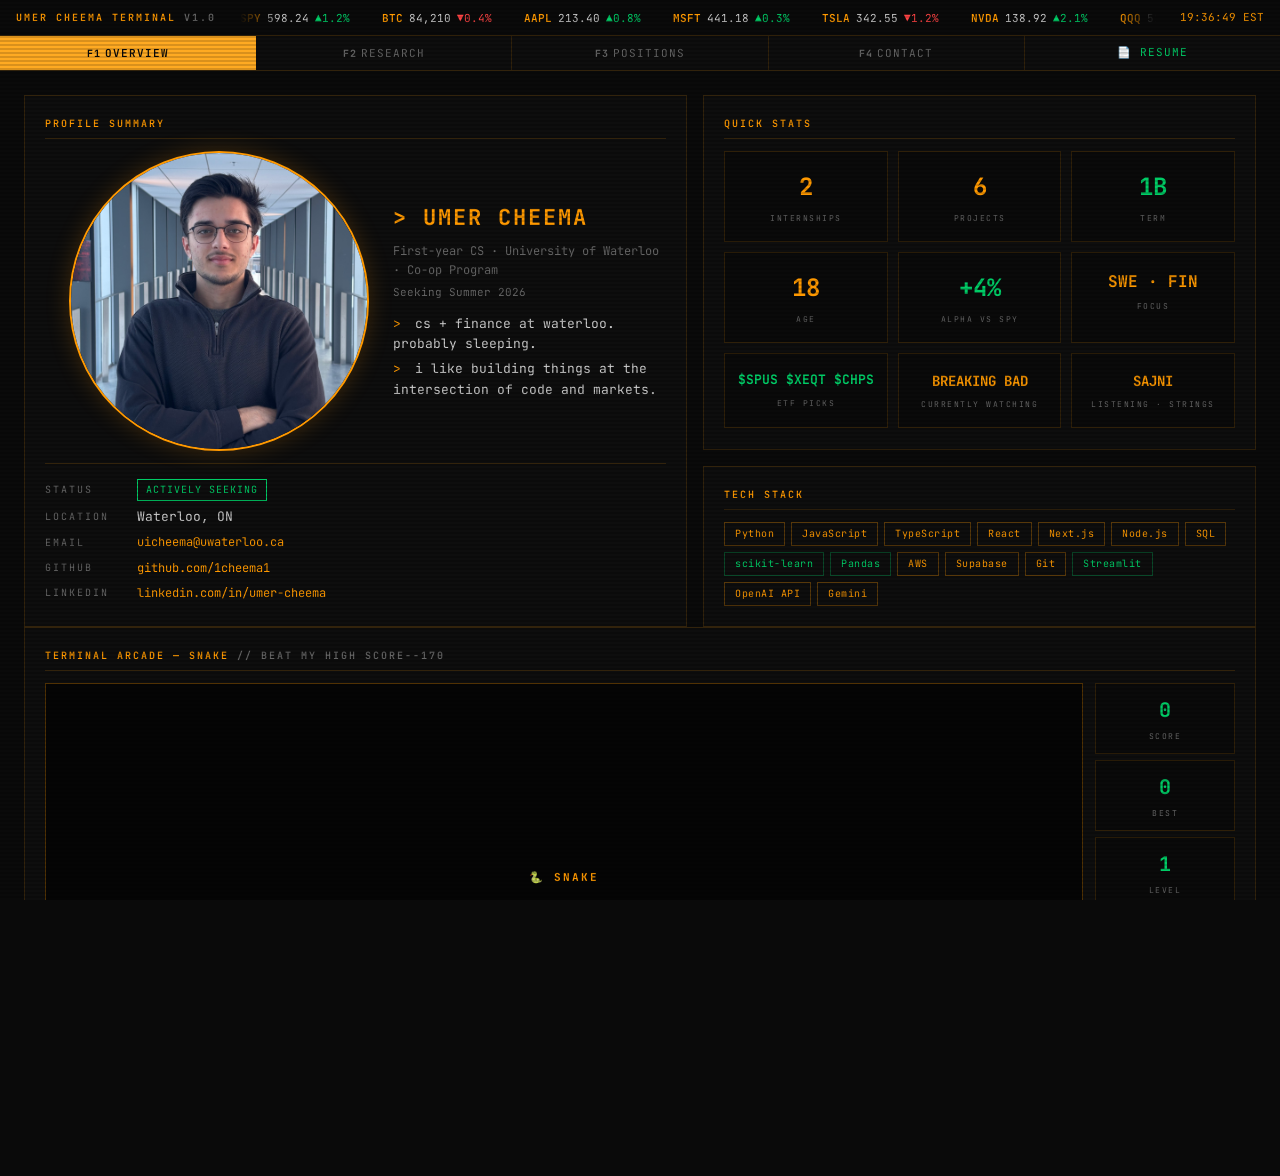
<file: old/index.html>
<!DOCTYPE html>
<html lang="en">
<head>
<meta charset="UTF-8">
<meta name="viewport" content="width=device-width,initial-scale=1.0">
<title>Umer Cheema | Portfolio</title>
<link href="https://fonts.googleapis.com/css2?family=JetBrains+Mono:wght@300;400;500;600;700&display=swap" rel="stylesheet">
<style>
*{margin:0;padding:0;box-sizing:border-box;}
:root{
  --bg:#0a0a0a;--bg2:#0e0e0e;--bg3:#141414;
  --amber:#ff9900;--amber-dim:rgba(255,153,0,0.3);--amber-faint:rgba(255,153,0,0.08);
  --green:#00cc66;--green-dim:rgba(0,204,102,0.3);
  --red:#ff4444;--red-dim:rgba(255,68,68,0.3);
  --text:#cccccc;--text-dim:#666666;
  --border:rgba(255,153,0,0.15);
  --font:'JetBrains Mono',monospace;
}
html,body{height:100%;background:var(--bg);color:var(--text);font-family:var(--font);font-size:13px;line-height:1.6;overflow-x:hidden;}

/* Scanlines */
body::after{content:'';position:fixed;inset:0;z-index:9999;pointer-events:none;
  background:repeating-linear-gradient(0deg,transparent,transparent 2px,rgba(0,0,0,0.15) 2px,rgba(0,0,0,0.15) 4px);
}

/* Scrollbar */
::-webkit-scrollbar{width:6px;}
::-webkit-scrollbar-track{background:var(--bg);}
::-webkit-scrollbar-thumb{background:var(--amber-dim);border-radius:0;}

/* ── BOOT SEQUENCE ── */
#boot-screen{position:fixed;inset:0;z-index:10000;background:var(--bg);display:flex;flex-direction:row;align-items:center;justify-content:center;padding:10% 8%;gap:60px;transition:opacity 0.4s ease;}
#boot-screen.hidden{opacity:0;pointer-events:none;}
#boot-log{font-size:11px;color:var(--green);line-height:1.8;flex-shrink:0;}
#boot-log .line{opacity:0;transform:translateY(4px);transition:all 0.25s ease;}
#boot-log .line.show{opacity:1;transform:translateY(0);}
#boot-graph{flex:1;max-width:420px;min-width:200px;height:220px;position:relative;opacity:0;transition:opacity 0.5s ease 0.2s;}
#boot-graph.show{opacity:1;}
#boot-graph svg{width:100%;height:100%;}
#boot-graph .graph-line{stroke:var(--green);stroke-width:2;fill:none;stroke-linecap:round;stroke-linejoin:round;}
#boot-graph .graph-fill{fill:url(#bootGrad);opacity:0.15;}
#boot-graph .graph-grid line{stroke:var(--border);stroke-width:0.5;opacity:0.3;}
#boot-graph .graph-label{font-size:9px;fill:var(--green);opacity:0.5;font-family:'JetBrains Mono',monospace;}
#boot-graph .graph-title{font-size:10px;fill:var(--amber);font-family:'JetBrains Mono',monospace;letter-spacing:1px;}
#boot-graph .graph-axis{stroke:var(--green);stroke-width:0.5;opacity:0.3;}
@media(max-width:768px){
  #boot-screen{flex-direction:column;gap:24px;padding:10% 10%;}
  #boot-graph{max-width:100%;height:160px;}
}

/* ── LAYOUT ── */
#app{display:none;flex-direction:column;min-height:100vh;}
#app.booted{display:flex;}

/* ── HEADER ── */
#header{display:flex;align-items:center;justify-content:space-between;padding:8px 16px;border-bottom:1px solid var(--border);background:var(--bg);position:sticky;top:0;z-index:100;min-height:36px;flex-shrink:0;}
#header .brand{font-size:10px;letter-spacing:2px;color:var(--amber);text-transform:uppercase;white-space:nowrap;font-weight:600;}
#ticker-wrap{flex:1;overflow:hidden;margin:0 24px;position:relative;height:16px;}
#ticker-wrap::before,#ticker-wrap::after{content:'';position:absolute;top:0;bottom:0;width:40px;z-index:2;}
#ticker-wrap::before{left:0;background:linear-gradient(90deg,var(--bg),transparent);}
#ticker-wrap::after{right:0;background:linear-gradient(270deg,var(--bg),transparent);}
#ticker{display:flex;gap:32px;animation:tickerScroll 18s linear infinite;white-space:nowrap;font-size:11px;position:absolute;top:0;}
@keyframes tickerScroll{0%{transform:translateX(0);}100%{transform:translateX(-50%);}}
.tick-item{display:inline-flex;gap:6px;align-items:center;}
.tick-sym{color:var(--amber);font-weight:600;}
.tick-price{color:var(--text);}
.tick-up{color:var(--green);}
.tick-down{color:var(--red);}
.tick-special{color:var(--amber);font-weight:600;letter-spacing:1px;}
#clock{font-size:11px;color:var(--amber);white-space:nowrap;font-variant-numeric:tabular-nums;}

/* ── NAV ── */
#nav{display:flex;border-bottom:1px solid var(--border);background:var(--bg2);flex-shrink:0;}
.nav-btn{flex:1;padding:8px 12px;text-align:center;font-family:var(--font);font-size:11px;letter-spacing:1px;color:var(--text-dim);background:transparent;border:none;border-right:1px solid var(--border);cursor:pointer;transition:all 0.15s ease;text-transform:uppercase;}
.nav-btn:last-child{border-right:none;}
.nav-btn:hover{color:var(--text);background:var(--amber-faint);}
.nav-btn.active{color:var(--bg);background:#ffaa22;font-weight:600;}
.nav-btn .key{font-weight:700;margin-right:4px;font-size:10px;}

/* ── MAIN ── */
#main{flex:1;padding:24px;overflow-y:auto;display:flex;flex-direction:column;}
.panel{display:none;}
.panel.active{display:flex;flex-direction:column;flex:1;animation:panelIn 0.15s ease;}
@keyframes panelIn{0%{opacity:0;}100%{opacity:1;}}

/* ── PANELS GRID ── */
.panel-grid{display:grid;grid-template-columns:1.2fr 1fr;gap:16px;}
.panel-box{border:1px solid var(--border);padding:20px;background:var(--bg2);position:relative;}
.panel-box .box-title{font-size:10px;letter-spacing:2px;color:var(--amber);text-transform:uppercase;margin-bottom:12px;padding-bottom:6px;border-bottom:1px solid var(--border);font-weight:600;}
.panel-box.full{grid-column:1/-1;}

/* ── TEXT STYLES ── */
.h1{font-size:22px;font-weight:700;color:var(--amber);letter-spacing:2px;}
.h2{font-size:14px;font-weight:600;color:var(--amber);letter-spacing:1px;margin:16px 0 8px;}
.h3{font-size:12px;font-weight:600;color:var(--amber);letter-spacing:1px;margin:12px 0 6px;}
.dim{color:var(--text-dim);}
.amber{color:var(--amber);}
.green{color:var(--green);}
.red{color:var(--red);}
.tag{display:inline-block;border:1px solid var(--amber-dim);color:var(--amber);font-size:10px;padding:1px 6px;margin:2px 2px;letter-spacing:0.5px;}
.tag.green-tag{border-color:var(--green-dim);color:var(--green);}
.sep{border:none;border-top:1px solid var(--border);margin:12px 0;}
.label{font-size:10px;letter-spacing:2px;color:var(--text-dim);text-transform:uppercase;}
.blink{animation:blink 1s step-end infinite;}
@keyframes blink{0%,100%{opacity:1;}50%{opacity:0;}}
.status-badge{display:inline-block;border:1px solid var(--green);color:var(--green);font-size:10px;padding:2px 8px;letter-spacing:1px;animation:statusPulse 2s ease-in-out infinite;}
@keyframes statusPulse{0%,100%{border-color:var(--green);box-shadow:0 0 0 rgba(0,204,102,0);}50%{border-color:var(--green);box-shadow:0 0 8px rgba(0,204,102,0.15);}}




/* ── OVERVIEW ── */
.profile-header{display:flex;align-items:center;gap:24px;margin-bottom:12px;}
.profile-photo-wrap{position:relative;flex-shrink:0;z-index:10000;margin-left:24px;}
.profile-photo-wrap::before{content:'';position:absolute;inset:-16px;border-radius:50%;background:radial-gradient(circle,rgba(255,153,0,0.12) 0%,transparent 70%);z-index:0;}
.profile-photo{width:300px;height:300px;border-radius:50%;border:2px solid var(--amber);object-fit:cover;box-shadow:0 0 24px rgba(255,153,0,0.2);display:block;position:relative;z-index:10001;}
.profile-info{flex:1;padding-top:4px;}
.bio-line{margin:4px 0;font-size:13px;}
.bio-line .prompt{color:var(--amber);margin-right:6px;}
.stat-row{display:flex;justify-content:space-between;padding:4px 0;border-bottom:1px solid rgba(255,255,255,0.03);}
.stat-row:last-child{border:none;}
.stat-label{color:var(--text-dim);font-size:11px;letter-spacing:1px;}
.stat-val{font-weight:600;font-size:12px;}
.stat-val.up{color:var(--green);}
.stat-val.down{color:var(--red);}

/* Quick Stats Grid */
.quick-stats{display:grid;grid-template-columns:1fr 1fr 1fr;gap:10px;margin-top:12px;}
.qs-cell{border:1px solid var(--border);padding:16px 12px;text-align:center;background:var(--bg);}
.qs-val{font-size:24px;font-weight:700;color:var(--amber);margin-bottom:6px;}
.qs-label{font-size:8px;letter-spacing:1.5px;color:var(--text-dim);text-transform:uppercase;}

/* Tech Stack Pills */
.tech-pills{display:flex;flex-wrap:wrap;gap:6px;margin-top:8px;}
.tech-pill{border:1px solid var(--amber-dim);color:var(--amber);font-size:10px;padding:3px 10px;letter-spacing:0.5px;transition:all 0.15s;}
.tech-pill:hover{background:var(--amber);color:var(--bg);}
.tech-pill.green-pill{border-color:var(--green-dim);color:var(--green);}
.tech-pill.green-pill:hover{background:var(--green);color:var(--bg);}

/* ── SNAKE GAME ── */
#snake-box{margin-top:0;}
#snake-wrap{display:flex;align-items:flex-start;gap:12px;margin-top:6px;}
#snake-canvas-wrap{position:relative;border:1px solid var(--amber-dim);background:#050505;flex:1;line-height:0;}
#snake-canvas{display:block;width:100%;height:auto;}
#snake-overlay{position:absolute;inset:0;display:flex;flex-direction:column;align-items:center;justify-content:center;background:#050505;z-index:2;transition:opacity 0.2s;gap:0;line-height:normal;}
#snake-overlay.hidden{opacity:0;pointer-events:none;}
#snake-overlay .snake-prompt{color:var(--amber);font-size:11px;font-weight:700;letter-spacing:2px;margin-bottom:8px;}
#snake-overlay .snake-sub{color:var(--text-dim);font-size:9px;letter-spacing:1px;margin-top:8px;}
#snake-overlay .snake-score-final{color:var(--green);font-size:14px;font-weight:700;}
#snake-info{display:flex;flex-direction:column;gap:6px;font-size:10px;color:var(--text-dim);letter-spacing:0.5px;width:140px;flex-shrink:0;}
#snake-info .snake-stat{border:1px solid var(--border);padding:10px;text-align:center;background:var(--bg);}
#snake-info .snake-stat-val{font-size:20px;font-weight:700;color:var(--green);margin-bottom:4px;}
#snake-info .snake-stat-label{font-size:8px;letter-spacing:1.5px;color:var(--text-dim);text-transform:uppercase;}
#snake-info .snake-controls{border:1px solid var(--border);padding:8px 10px;background:var(--bg);line-height:1.8;font-size:9px;}
#snake-info .snake-key{display:inline-block;border:1px solid var(--amber-dim);color:var(--amber);padding:1px 6px;font-size:9px;margin:0 2px;font-family:'JetBrains Mono',monospace;}
@media(max-width:768px){
  #snake-wrap{flex-direction:column;align-items:center;}
  #snake-info{flex-direction:row;flex-wrap:wrap;justify-content:center;}
}

/* ── RESEARCH ── */
.two-col{display:grid;grid-template-columns:1fr 1fr;gap:16px;}
.three-col{display:grid;grid-template-columns:1fr 1fr 1fr;gap:12px;}
.dashed-box{border:1px dashed var(--amber-dim);padding:18px;background:var(--bg);margin:8px 0;}
.dashed-box .dashed-title{font-size:10px;letter-spacing:2px;color:var(--amber);text-transform:uppercase;margin-bottom:10px;font-weight:600;}
.dashed-box p,.dashed-box li{font-size:12px;color:var(--text);line-height:1.7;margin:4px 0;}
.dashed-box ul{padding-left:16px;}

/* ── POSITIONS ── */
.pos-table{width:100%;border-collapse:collapse;}
.pos-table th{text-align:left;font-size:10px;letter-spacing:1px;color:var(--text-dim);padding:6px 8px;border-bottom:1px solid var(--border);text-transform:uppercase;font-weight:400;}
.pos-table td{padding:8px;border-bottom:1px solid rgba(255,255,255,0.02);font-size:12px;vertical-align:top;}
.pos-table tr:hover td{background:rgba(255,153,0,0.08);}
.pos-sym{color:var(--amber);font-weight:601;letter-spacing:0.5px;}
.pos-desc{color:var(--text-dim);}
.pos-stack{color:var(--text-dim);font-size:11px;}
.view-btn{color:var(--amber);font-family:var(--font);font-size:11px;cursor:pointer;background:none;border:1px solid var(--amber-dim);padding:2px 8px;transition:all 0.15s;white-space:nowrap;}
.view-btn:hover{background:var(--amber);color:#ffffff;border-color:#ffbb44;}

/* ── CONTACT ── */
.contact-row{display:flex;align-items:center;gap:12px;padding:8px 0;border-bottom:1px solid rgba(255,255,255,0.03);}
.contact-label{width:100px;font-size:10px;letter-spacing:2px;color:var(--text-dim);text-transform:uppercase;}
.contact-val{color:var(--amber);flex:1;}
.contact-val a{color:var(--amber);text-decoration:none;}
.contact-val a:hover{text-decoration:underline;}
.contact-action{margin-left:auto;}
.copy-btn,.open-btn{font-family:var(--font);font-size:10px;letter-spacing:1px;padding:3px 10px;cursor:pointer;border:1px solid var(--amber-dim);color:var(--amber);background:transparent;transition:all 0.15s;text-transform:uppercase;}
.copy-btn:hover,.open-btn:hover{background:var(--amber);color:var(--bg);}
.copy-btn.copied{border-color:var(--green);color:var(--green);}
#msg-area{width:100%;background:var(--bg);border:1px solid var(--border);color:var(--text);font-family:var(--font);font-size:12px;padding:12px;resize:vertical;min-height:120px;outline:none;margin-top:8px;}
#msg-area:focus{border-color:var(--amber);}
#send-btn{margin-top:8px;font-family:var(--font);font-size:11px;letter-spacing:1px;padding:8px 24px;background:transparent;border:1px solid var(--amber);color:var(--amber);cursor:pointer;text-transform:uppercase;transition:all 0.15s;}
#send-btn:hover{background:var(--amber);color:var(--bg);}

/* ── MODAL ── */
#modal-overlay{position:fixed;inset:0;z-index:5000;background:rgba(0,0,0,0.85);display:none;align-items:center;justify-content:center;backdrop-filter:blur(2px);}
#modal-overlay.open{display:flex;}
#modal{background:var(--bg);border:1px solid var(--amber-dim);max-width:680px;width:94%;max-height:80vh;overflow-y:auto;position:relative;transform:scale(0.95);opacity:0;transition:transform 0.15s ease,opacity 0.15s ease;}
#modal-overlay.open #modal{transform:scale(1);opacity:1;}
#modal-header{display:flex;justify-content:space-between;align-items:center;padding:12px 16px;border-bottom:1px solid var(--border);background:var(--bg2);}
#modal-header .modal-title{font-size:11px;letter-spacing:2px;color:var(--amber);text-transform:uppercase;font-weight:600;}
#modal-close{background:none;border:1px solid var(--amber-dim);color:var(--amber);font-family:var(--font);font-size:11px;padding:2px 8px;cursor:pointer;transition:all 0.15s;}
#modal-close:hover{background:var(--amber);color:var(--bg);}
#modal-body{padding:16px;}
#modal-body p{margin:8px 0;font-size:12px;line-height:1.7;}
#modal-body .modal-stat{display:flex;justify-content:space-between;padding:4px 0;font-size:11px;}
#modal-body a{color:var(--amber);text-decoration:none;}
#modal-body a:hover{text-decoration:underline;}
#modal-body ul{padding-left:16px;margin:8px 0;}
#modal-body li{margin:4px 0;font-size:12px;color:var(--text);line-height:1.6;}

/* ── FOOTER ── */
#footer{padding:8px 16px;border-top:1px solid var(--border);font-size:9px;letter-spacing:2px;color:var(--text-dim);text-align:center;text-transform:uppercase;flex-shrink:0;}

/* ── MOBILE ── */
@media(max-width:768px){
  .panel-grid{grid-template-columns:1fr;}
  #ticker-wrap{display:none;}
  #header .brand{font-size:9px;}
  .nav-btn{font-size:9px;padding:6px 4px;}
  .nav-btn .key{display:none;}
  .h1{font-size:18px;}
  #main{padding:10px;}
  .pos-table td,.pos-table th{padding:6px 4px;font-size:10px;}
  .two-col{grid-template-columns:1fr;}
  .three-col{grid-template-columns:1fr;}
  .quick-stats{grid-template-columns:1fr 1fr;}
  .profile-photo{width:200px;height:200px;}
  .profile-header{flex-direction:column;align-items:center;text-align:center;}
}
</style>
</head>
<body>

<!-- ══ BOOT SCREEN ══ -->
<div id="boot-screen">
  <div id="boot-log">
    <div class="line">[SYS] Initializing UMER CHEEMA TERMINAL v1.0...</div>
    <div class="line">[MEM] Allocating display buffer.......... OK</div>
    <div class="line">[NET] Connecting to market data feed...... OK</div>
    <div class="line">[GPU] Rendering engine initialized........ OK</div>
    <div class="line">[DAT] Loading portfolio positions......... OK</div>
    <div class="line">[DAT] Loading research coverage........... OK</div>
    <div class="line">[SEC] Authentication bypassed............. OK</div>
    <div class="line">[SYS] All systems operational. Welcome.</div>
    <div class="line" style="margin-top:8px;color:var(--amber);font-weight:600;">TERMINAL READY_<span class="blink">█</span></div>
  </div>
  <div id="boot-graph">
    <svg viewBox="0 0 400 200" preserveAspectRatio="none">
      <defs>
        <linearGradient id="bootGrad" x1="0" y1="0" x2="0" y2="1">
          <stop offset="0%" stop-color="#00cc66" stop-opacity="0.4"/>
          <stop offset="100%" stop-color="#00cc66" stop-opacity="0"/>
        </linearGradient>
      </defs>
      <!-- Grid lines -->
      <g class="graph-grid">
        <line x1="0" y1="40" x2="400" y2="40"/>
        <line x1="0" y1="80" x2="400" y2="80"/>
        <line x1="0" y1="120" x2="400" y2="120"/>
        <line x1="0" y1="160" x2="400" y2="160"/>
        <line x1="80" y1="0" x2="80" y2="200"/>
        <line x1="160" y1="0" x2="160" y2="200"/>
        <line x1="240" y1="0" x2="240" y2="200"/>
        <line x1="320" y1="0" x2="320" y2="200"/>
      </g>
      <!-- Labels -->
      <text class="graph-title" x="200" y="16" text-anchor="middle">PORTFOLIO INDEX</text>
      <text class="graph-label" x="396" y="196" text-anchor="end">t</text>
      <text class="graph-label" x="8" y="12">$</text>
      <!-- Area fill (animated) -->
      <path class="graph-fill" id="boot-graph-fill" d=""/>
      <!-- Line (animated) -->
      <path class="graph-line" id="boot-graph-line" d=""/>
    </svg>
  </div>
</div>

<!-- ══ APP ══ -->
<div id="app">
  <!-- HEADER -->
  <div id="header">
    <div class="brand">UMER CHEEMA TERMINAL <span class="dim">v1.0</span></div>
    <div id="ticker-wrap">
      <div id="ticker"></div>
    </div>
    <div id="clock"></div>
  </div>

  <!-- NAV -->
  <nav id="nav">
    <button class="nav-btn active" data-panel="overview" onclick="switchPanel('overview')"><span class="key">F1</span>OVERVIEW</button>
    <button class="nav-btn" data-panel="research" onclick="switchPanel('research')"><span class="key">F2</span>RESEARCH</button>
    <button class="nav-btn" data-panel="positions" onclick="switchPanel('positions')"><span class="key">F3</span>POSITIONS</button>
    <button class="nav-btn" data-panel="contact" onclick="switchPanel('contact')"><span class="key">F4</span>CONTACT</button>
    <a href="resume.pdf" target="_blank" class="nav-btn" style="margin-left:auto;text-decoration:none;color:var(--green);border-color:var(--green-dim);">📄 RESUME</a>
  </nav>

  <!-- MAIN -->
  <div id="main">

    <!-- ══════════════════════════════════ -->
    <!-- F1 OVERVIEW                        -->
    <!-- ══════════════════════════════════ -->
    <div class="panel active" id="p-overview">
      <div class="panel-grid">
        <!-- LEFT: Profile -->
        <div class="panel-box">
          <div class="box-title">Profile Summary</div>
          <div class="profile-header">
            <div class="profile-photo-wrap">
              <img src="photo.jpg" alt="Umer Cheema" class="profile-photo">
            </div>
            <div class="profile-info">
              <div class="h1">> UMER CHEEMA</div>
              <div style="margin:6px 0 4px;font-size:12px;color:var(--text-dim);">First-year CS · University of Waterloo · Co-op Program</div>
              <div style="font-size:11px;color:var(--text-dim);margin-bottom:12px;">Seeking Summer 2026</div>
              <div class="bio-line"><span class="prompt">></span> cs + finance at waterloo. probably sleeping.</div>
              <div class="bio-line"><span class="prompt">></span> i like building things at the intersection of code and markets.</div>
            </div>
          </div>
          <hr class="sep">
          <div style="margin-top:12px;">
            <div class="contact-row" style="border:none;padding:3px 0;">
              <span class="label" style="width:80px;">STATUS</span>
              <span class="status-badge">ACTIVELY SEEKING</span>
            </div>
            <div class="contact-row" style="border:none;padding:3px 0;">
              <span class="label" style="width:80px;">LOCATION</span>
              <span style="color:var(--text);">Waterloo, ON</span>
            </div>
            <div class="contact-row" style="border:none;padding:3px 0;">
              <span class="label" style="width:80px;">EMAIL</span>
              <a href="mailto:uicheema@uwaterloo.ca" style="color:var(--amber);text-decoration:none;font-size:12px;">uicheema@uwaterloo.ca</a>
            </div>
            <div class="contact-row" style="border:none;padding:3px 0;">
              <span class="label" style="width:80px;">GITHUB</span>
              <a href="https://github.com/1cheema1" target="_blank" style="color:var(--amber);text-decoration:none;font-size:12px;">github.com/1cheema1</a>
            </div>
            <div class="contact-row" style="border:none;padding:3px 0;">
              <span class="label" style="width:80px;">LINKEDIN</span>
              <a href="https://www.linkedin.com/in/umer-cheema-428701310/" target="_blank" style="color:var(--amber);text-decoration:none;font-size:12px;">linkedin.com/in/umer-cheema</a>
            </div>
          </div>
        </div>

        <!-- RIGHT: Quick Stats + Tech Stack -->
        <div style="display:flex;flex-direction:column;gap:16px;">
          <div class="panel-box" style="flex:1;">
            <div class="box-title">Quick Stats</div>
            <div class="quick-stats">
              <div class="qs-cell">
                <div class="qs-val">2</div>
                <div class="qs-label">INTERNSHIPS</div>
              </div>
              <div class="qs-cell">
                <div class="qs-val">6</div>
                <div class="qs-label">PROJECTS</div>
              </div>
              <div class="qs-cell">
                <div class="qs-val" style="color:var(--green);">1B</div>
                <div class="qs-label">TERM</div>
              </div>
              <div class="qs-cell">
                <div class="qs-val">18</div>
                <div class="qs-label">AGE</div>
              </div>
              <div class="qs-cell">
                <div class="qs-val" style="color:var(--green);">+4%</div>
                <div class="qs-label">ALPHA VS SPY</div>
              </div>
              <div class="qs-cell">
                <div class="qs-val" style="font-size:16px;">SWE · FIN</div>
                <div class="qs-label">FOCUS</div>
              </div>
              <div class="qs-cell">
                <div class="qs-val" style="font-size:13px;color:var(--green);">$SPUS $XEQT $CHPS</div>
                <div class="qs-label">ETF PICKS</div>
              </div>
              <div class="qs-cell">
                <div class="qs-val" style="font-size:14px;">BREAKING BAD</div>
                <div class="qs-label">CURRENTLY WATCHING</div>
              </div>
              <div class="qs-cell">
                <div class="qs-val" style="font-size:14px;">SAJNI</div>
                <div class="qs-label">LISTENING · STRINGS</div>
              </div>
            </div>
          </div>
          <div class="panel-box">
            <div class="box-title">Tech Stack</div>
            <div class="tech-pills">
              <span class="tech-pill">Python</span>
              <span class="tech-pill">JavaScript</span>
              <span class="tech-pill">TypeScript</span>
              <span class="tech-pill">React</span>
              <span class="tech-pill">Next.js</span>
              <span class="tech-pill">Node.js</span>
              <span class="tech-pill">SQL</span>
              <span class="tech-pill green-pill">scikit-learn</span>
              <span class="tech-pill green-pill">Pandas</span>
              <span class="tech-pill">AWS</span>
              <span class="tech-pill">Supabase</span>
              <span class="tech-pill">Git</span>
              <span class="tech-pill green-pill">Streamlit</span>
              <span class="tech-pill">OpenAI API</span>
              <span class="tech-pill">Gemini</span>
            </div>
          </div>
        </div>
      </div>

      <!-- SNAKE GAME -->
      <div class="panel-box full" id="snake-box">
        <div class="box-title">TERMINAL ARCADE — SNAKE <span class="dim">// beat my high score--170 </span></div>
        <div id="snake-wrap">
          <div id="snake-canvas-wrap">
            <canvas id="snake-canvas" width="400" height="160"></canvas>
            <div id="snake-overlay">
              <div class="snake-prompt">🐍 SNAKE</div>
              <div class="snake-sub">PRESS SPACE TO START</div>
            </div>
          </div>
          <div id="snake-info">
            <div class="snake-stat">
              <div class="snake-stat-val" id="snake-score">0</div>
              <div class="snake-stat-label">SCORE</div>
            </div>
            <div class="snake-stat">
              <div class="snake-stat-val" id="snake-best">0</div>
              <div class="snake-stat-label">BEST</div>
            </div>
            <div class="snake-stat">
              <div class="snake-stat-val" id="snake-speed-display">1</div>
              <div class="snake-stat-label">LEVEL</div>
            </div>
            <div class="snake-controls">
              <div style="color:var(--amber);font-size:9px;letter-spacing:1.5px;margin-bottom:6px;font-weight:600;">CONTROLS</div>
              <span class="snake-key">↑</span><span class="snake-key">↓</span><span class="snake-key">←</span><span class="snake-key">→</span> Move<br>
              <span class="snake-key">SPACE</span> Start / Restart<br>
              <span class="snake-key">P</span> Pause
            </div>
          </div>
        </div>
      </div>
    </div>

    <!-- ══════════════════════════════════ -->
    <!-- F2 RESEARCH                        -->
    <!-- ══════════════════════════════════ -->
    <div class="panel" id="p-research">
      <div class="panel-box full">
        <div class="box-title">Research Coverage — Umer Cheema</div>
        <div style="font-size:10px;color:var(--text-dim);margin-bottom:20px;">LAST UPDATED: <span id="research-date"></span></div>

        <!-- What I'm Into -->
        <div class="h3">WHAT I'M INTO</div>
        <hr class="sep">
        <div class="two-col" style="margin:12px 0 24px;">
          <div>
            <p style="font-size:12px;color:var(--text);line-height:2.2;margin:4px 0;"><span class="amber">></span> Quantitative Finance</p>
            <p style="font-size:12px;color:var(--text);line-height:2.2;margin:4px 0;"><span class="amber">></span> Machine Learning</p>
            <p style="font-size:12px;color:var(--text);line-height:2.2;margin:4px 0;"><span class="amber">></span> Software Engineering</p>
          </div>
          <div>
            <p style="font-size:12px;color:var(--text);line-height:2.2;margin:4px 0;"><span class="amber">></span> AI / LLMs</p>
            <p style="font-size:12px;color:var(--text);line-height:2.2;margin:4px 0;"><span class="amber">></span> Sports Analytics</p>
            <p style="font-size:12px;color:var(--text);line-height:2.2;margin:4px 0;"><span class="amber">></span> Hackathons</p>
            <p style="font-size:12px;color:var(--text);line-height:2.2;margin:4px 0;"><span class="amber">></span> Cricket</p>
            <p style="font-size:12px;color:var(--text);line-height:2.2;margin:4px 0;"><span class="amber">></span> Gym</p>
            <p style="font-size:12px;color:var(--text);line-height:2.2;margin:4px 0;"><span class="amber">></span> Fortnite / CS:GO</p>
            <p style="font-size:12px;color:var(--text);line-height:2.2;margin:4px 0;"><span class="amber">></span> Getting a co-op</p>
            <p style="font-size:12px;color:var(--text);line-height:2.2;margin:4px 0;"><span class="amber">></span> Scoping ETFs for TFSA</p>
          </div>
        </div>

        <!-- Currently -->
        <div class="h3">CURRENTLY</div>
        <hr class="sep">
        <div class="three-col" style="margin:12px 0 24px;">
          <div class="dashed-box">
            <div class="dashed-title">Building</div>
            <p><span class="amber">Debately</span> — AI debate platform with Gemini. Users argue positions, AI judges arguments in real-time.</p>
            <p style="margin-top:6px;"><span class="dim">Stack:</span> Next.js · React · Gemini API</p>
          </div>
          <div class="dashed-box">
            <div class="dashed-title">Reading</div>
            <p><span class="amber">Advances in Financial ML</span> — Marcos López de Prado</p>
            <p style="margin-top:6px;"><span class="amber">Designing Data-Intensive Applications</span> — Martin Kleppmann</p>
            <p style="margin-top:6px;"><span class="amber">Green Eggs and Ham</span> — Dr. Seuss</p>
            <p style="margin-top:6px;"><span class="amber">The Kite Runner</span> — Khaled Hosseini</p>
          </div>
          <div class="dashed-box">
            <div class="dashed-title">Thinking About</div>
            <p><span class="amber">></span> why most finance "AI" is just linear regression with extra steps</p>
            <p><span class="amber">></span> whether i should learn rust</p>
            <p><span class="amber">></span> when will i use the epsilon-delta definition of a limit</p>
            <p><span class="amber">></span> where did the pakistan cricket team go wrong</p>
            <p><span class="amber">></span> how much of my robo advisor's alpha is just the 2024 bull run</p>
          </div>
        </div>

        <!-- Recent Thoughts -->
        <div class="h3">CURRENT TAKES</div>
        <hr class="sep">
        <div class="dashed-box" style="margin-top:12px;">
          <p><span class="amber">></span> linkedin slop posting needs to stop</p>
          <p><span class="amber">></span> how do i stop doom scrolling??</p>
          <p><span class="amber">></span> all 13x courses are annoying</p>

        </div>
      </div>
    </div>

    <!-- ══════════════════════════════════ -->
    <!-- F3 POSITIONS                       -->
    <!-- ══════════════════════════════════ -->
    <div class="panel" id="p-positions">
      <div class="panel-box full">
        <div class="box-title">Active Positions (Projects)</div>
        <table class="pos-table">
          <thead><tr><th>TICKER</th><th>DESCRIPTION</th><th>STACK</th><th>RETURN</th><th></th></tr></thead>
          <tbody>
            <tr>
              <td><span class="pos-sym">$ROBOADVISOR.PY</span></td>
              <td>ML Portfolio System — Ensemble + GMM + Kelly</td>
              <td><span class="pos-stack">Python · scikit-learn · GMM</span></td>
              <td><span class="green">+23% YTD</span></td>
              <td><button class="view-btn" onclick="openModal('roboadvisor')">VIEW ↗</button></td>
            </tr>
            <tr>
              <td><span class="pos-sym">$T20WC.PY</span></td>
              <td>T20 World Cup Match Predictor — Elo + LogReg</td>
              <td><span class="pos-stack">Python · Streamlit · Elo</span></td>
              <td><span class="green">85% ACC</span></td>
              <td><button class="view-btn" onclick="openModal('t20wc')">VIEW ↗</button></td>
            </tr>
            <tr>
              <td><span class="pos-sym">$DEBATELY.AI</span></td>
              <td>AI Debate Platform — Argue positions, AI judges</td>
              <td><span class="pos-stack">Next.js · React · Gemini</span></td>
              <td><span class="amber" style="font-weight:600;">WIP</span></td>
              <td><button class="view-btn" onclick="openModal('debately')">VIEW ↗</button></td>
            </tr>
            <tr>
              <td><span class="pos-sym">$CFM101.PY</span></td>
              <td>Robo-Advising Challenge — Factor-Based Optimization</td>
              <td><span class="pos-stack">Python · yfinance · NumPy</span></td>
              <td><span class="green">+8.1% NET</span></td>
              <td><button class="view-btn" onclick="openModal('cfm101')">VIEW ↗</button></td>
            </tr>
            <tr>
              <td><span class="pos-sym">$SUBTRACK</span></td>
              <td>Subscription Burn Rate Tracker — Analytics Dashboard</td>
              <td><span class="pos-stack">Python · PostgreSQL · Vercel</span></td>
              <td><span class="green">LIVE</span></td>
              <td><button class="view-btn" onclick="openModal('subtrack')">VIEW ↗</button></td>
            </tr>
            <tr>
              <td><span class="pos-sym">$ZARF</span></td>
              <td>Pre-Nikah Clarity Platform — Hackathon Project</td>
              <td><span class="pos-stack">Next.js · Prisma · Supabase</span></td>
              <td><span class="green">LIVE</span></td>
              <td><button class="view-btn" onclick="openModal('zarf')">VIEW ↗</button></td>
            </tr>
          </tbody>
        </table>
      </div>
      <div class="panel-box full" style="margin-top:16px;">
        <div class="box-title">Experience</div>
        <table class="pos-table">
          <thead><tr><th>TICKER</th><th>DESCRIPTION</th><th>STACK</th><th>PERIOD</th><th></th></tr></thead>
          <tbody>
            <tr>
              <td><span class="pos-sym">$KROWNIE</span></td>
              <td>Software Engineer Co-op — AI Interview Platform</td>
              <td><span class="pos-stack">Node.js · OpenAI · AWS</span></td>
              <td><span class="dim">2025</span></td>
              <td><button class="view-btn" onclick="openModal('krownie')">VIEW ↗</button></td>
            </tr>
            <tr>
              <td><span class="pos-sym">$KATSAH</span></td>
              <td>Finance Co-op — Fintech Analytics</td>
              <td><span class="pos-stack">SQL · Excel · Analytics</span></td>
              <td><span class="dim">2024</span></td>
              <td><button class="view-btn" onclick="openModal('katsah')">VIEW ↗</button></td>
            </tr>
          </tbody>
        </table>
      </div>
    </div>

    <!-- ══════════════════════════════════ -->
    <!-- F4 CONTACT                         -->
    <!-- ══════════════════════════════════ -->
    <div class="panel" id="p-contact">
      <div class="panel-box full">
        <div class="box-title">Initiate Contact</div>
        <div class="contact-row">
          <span class="contact-label">EMAIL</span>
          <span class="contact-val"><a href="mailto:uicheema@uwaterloo.ca">uicheema@uwaterloo.ca</a></span>
          <span class="contact-action"><button class="copy-btn" onclick="copyEmail(this)">[ COPY ]</button></span>
        </div>
        <div class="contact-row">
          <span class="contact-label">LINKEDIN</span>
          <span class="contact-val"><a href="https://www.linkedin.com/in/umer-cheema-428701310/" target="_blank">linkedin.com/in/umer-cheema-428701310</a></span>
          <span class="contact-action"><button class="open-btn" onclick="window.open('https://www.linkedin.com/in/umer-cheema-428701310/','_blank')">[ OPEN ↗ ]</button></span>
        </div>
        <div class="contact-row">
          <span class="contact-label">GITHUB</span>
          <span class="contact-val"><a href="https://github.com/1cheema1" target="_blank">github.com/1cheema1</a></span>
          <span class="contact-action"><button class="open-btn" onclick="window.open('https://github.com/1cheema1','_blank')">[ OPEN ↗ ]</button></span>
        </div>
        <div class="contact-row">
          <span class="contact-label">RESUME</span>
          <span class="contact-val"><a href="resume.pdf" target="_blank">Umer_Cheema_Resume.pdf</a></span>
          <span class="contact-action"><button class="open-btn" onclick="window.open('resume.pdf','_blank')">[ VIEW ↗ ]</button></span>
        </div>
        <hr class="sep" style="margin-top:20px;">
        <div style="margin-top:12px;">
          <div class="label" style="margin-bottom:8px;">> TYPE YOUR MESSAGE BELOW AND PRESS SEND</div>
          <textarea id="msg-area" placeholder="Enter message..." spellcheck="false"></textarea>
          <button id="send-btn" onclick="sendMessage()">[ SEND TRANSMISSION ]</button>
        </div>
      </div>
    </div>

  </div>

  <!-- FOOTER -->
  <div id="footer">UMER CHEEMA TERMINAL · BUILD 2026 · ALL RIGHTS RESERVED</div>
</div>

<!-- ══ MODAL ══ -->
<div id="modal-overlay">
  <div id="modal">
    <div id="modal-header">
      <span class="modal-title" id="modal-title"></span>
      <button id="modal-close" onclick="closeModal()">[ ESC ]</button>
    </div>
    <div id="modal-body"></div>
  </div>
</div>

<script>
// ═══════════════════════════════════════
// MODAL DATA
// ═══════════════════════════════════════
const modalData = {
  roboadvisor: {
    title: 'ROBOADVISOR.PY — POSITION DETAIL',
    body: `
      <p class="amber" style="font-size:14px;font-weight:600;">ML Robo-Advisory Dashboard</p>
      <hr class="sep">
      <p>ML-powered portfolio management system using an <strong style="color:var(--amber)">LR + Random Forest + GBM ensemble</strong> with GMM regime detection and Kelly criterion position sizing (fractional, capped at 25%).</p>
      <div style="margin:16px 0;">
        <div class="modal-stat"><span class="dim">METHODOLOGY</span><span>Walk-forward validated · 35 periods</span></div>
        <div class="modal-stat"><span class="dim">YTD RETURN</span><span class="green">+23% vs +19% S&P 500</span></div>
        <div class="modal-stat"><span class="dim">PORTFOLIO SIZE</span><span>$1M CAD simulated</span></div>
        <div class="modal-stat"><span class="dim">REBALANCING</span><span>Monthly · Sector caps · Liquidity screens</span></div>
        <div class="modal-stat"><span class="dim">RISK MGMT</span><span>5% stop-loss · Risk parity fallback in uncertain regimes</span></div>
      </div>
      <hr class="sep">
      <p style="font-size:11px;">
        <span class="tag">Python</span><span class="tag">scikit-learn</span><span class="tag">GMM</span><span class="tag">Kelly Criterion</span><span class="tag">Walk-Forward</span>
      </p>
      <hr class="sep">
      <p>
        <a href="https://robo-advisor-two.vercel.app" target="_blank">LIVE ↗</a> &nbsp;·&nbsp;
        <a href="https://github.com/1cheema1/RoboAdvisor" target="_blank">GITHUB ↗</a>
      </p>`
  },
  t20wc: {
    title: 'T20WC.PY — POSITION DETAIL',
    body: `
      <p class="amber" style="font-size:14px;font-weight:600;">T20 World Cup 2026 Match Predictor</p>
      <hr class="sep">
      <p>Logistic regression model trained on <strong style="color:var(--amber)">10+ years of T20 international match data</strong> to predict match outcomes.</p>
      <ul>
        <li>Features: Elo ratings, rolling form (last 10 matches), head-to-head record, toss impact, venue factors</li>
        <li>Blended 60/40 with official ICC T20I rankings for calibrated predictions</li>
        <li>Interactive dashboard with live tournament bracket simulation</li>
      </ul>
      <hr class="sep">
      <p style="font-size:11px;">
        <span class="tag">Python</span><span class="tag">Logistic Regression</span><span class="tag">Elo Ratings</span><span class="tag">Streamlit</span>
      </p>
      <hr class="sep">
      <p>
        <a href="https://t20wc-one.vercel.app" target="_blank">LIVE ↗</a> &nbsp;·&nbsp;
        <a href="https://github.com/1cheema1/t20wc" target="_blank">GITHUB ↗</a>
      </p>`
  },
  debately: {
    title: 'DEBATELY.AI — POSITION DETAIL',
    body: `
      <p class="amber" style="font-size:14px;font-weight:600;">Debately — AI Debate Platform</p>
      <p class="dim" style="font-size:11px;">STATUS: WORK IN PROGRESS</p>
      <hr class="sep">
      <p>An AI-powered debate platform where users argue positions on topics and <strong style="color:var(--amber)">Gemini AI judges the arguments in real-time</strong>, providing scoring, counterpoints, and feedback.</p>
      <ul>
        <li>Real-time argument evaluation using Gemini API with structured prompting</li>
        <li>Multi-round debate format with scoring rubric (logic, evidence, rhetoric)</li>
        <li>Full-stack Next.js app with React frontend and server-side API routes</li>
        <li>Topic selection, argument submission, AI-generated rebuttals and verdicts</li>
      </ul>
      <div style="margin:16px 0;">
        <div class="modal-stat"><span class="dim">STATUS</span><span class="amber">In Development</span></div>
        <div class="modal-stat"><span class="dim">STACK</span><span>Next.js · React · Gemini API</span></div>
        <div class="modal-stat"><span class="dim">ARCHITECTURE</span><span>Server-side API routes · Streaming responses</span></div>
      </div>
      <hr class="sep">
      <p style="font-size:11px;">
        <span class="tag">Next.js</span><span class="tag">React</span><span class="tag">Gemini API</span><span class="tag">TypeScript</span><span class="tag">Tailwind</span>
      </p>
      <hr class="sep">
      <p>
        <a href="https://github.com/1cheema1/debately" target="_blank">GITHUB ↗</a>
      </p>`
  },
  krownie: {
    title: 'KROWNIE — EXPERIENCE DETAIL',
    body: `
      <p class="amber" style="font-size:14px;font-weight:600;">Krownie — Software Engineer Co-op</p>
      <p class="dim" style="font-size:11px;">AI Interview Platform · 2024</p>
      <hr class="sep">
      <ul>
        <li>Built <strong style="color:var(--amber)">real-time voice interview pipelines</strong> using OpenAI API + Retell AI for automated candidate screening</li>
        <li>Architected serverless backend on AWS Lambda / S3 / Supabase for scalable interview processing</li>
        <li>Achieved <strong class="green">35% accuracy improvement</strong> in response evaluation through iterative prompt engineering</li>
        <li>Designed conversation flow state machines handling edge cases, interruptions, and multi-turn dialogue</li>
      </ul>
      <hr class="sep">
      <p style="font-size:11px;">
        <span class="tag">OpenAI API</span><span class="tag">Retell AI</span><span class="tag">AWS Lambda</span><span class="tag">S3</span><span class="tag">Supabase</span><span class="tag">Node.js</span>
      </p>`
  },
  katsah: {
    title: 'KATSAH — EXPERIENCE DETAIL',
    body: `
      <p class="amber" style="font-size:14px;font-weight:600;">Katsah — Finance Co-op</p>
      <p class="dim" style="font-size:11px;">Fintech / Analytics · 2024</p>
      <hr class="sep">
      <ul>
        <li>Performed <strong style="color:var(--amber)">SQL funnel analysis</strong> identifying drop-off points, recovering <strong class="green">50-60% of lost conversions</strong></li>
        <li>Built Excel variance models for budget vs. actual analysis across departments</li>
        <li>Created automated MoM KPI tracking dashboards for executive reporting</li>
        <li>Analyzed user behavior data to inform product decisions and feature prioritization</li>
      </ul>
      <hr class="sep">
      <p style="font-size:11px;">
        <span class="tag">SQL</span><span class="tag">Excel</span><span class="tag">Data Analysis</span><span class="tag">KPI Dashboards</span>
      </p>`
  },
  cfm101: {
    title: 'CFM101.PY — POSITION DETAIL',
    body: `
      <p class="amber" style="font-size:14px;font-weight:600;">CFM 101 — Robo-Advising Challenge</p>
      <p class="dim" style="font-size:11px;">Portfolio Optimization · Group Project</p>
      <hr class="sep">
      <p>Built a portfolio optimization system that deployed <strong style="color:var(--amber)">$1M CAD across North American equities</strong> using a fully systematic, rules-based approach.</p>
      <div style="margin:16px 0;">
        <div class="modal-stat"><span class="dim">METHODOLOGY</span><span>Four-factor scoring · Monte Carlo optimization</span></div>
        <div class="modal-stat"><span class="dim">FACTORS</span><span>Momentum · Volatility · SMA-200 · RSI (14-day)</span></div>
        <div class="modal-stat"><span class="dim">OPTIMIZATION</span><span>100 Monte Carlo trials · Max Sharpe ratio</span></div>
        <div class="modal-stat"><span class="dim">CONSTRAINTS</span><span>40% sector cap · 15% stock cap · Liquidity screen</span></div>
        <div class="modal-stat"><span class="dim">COSTS</span><span>$0.001/share · Max $2.15 CAD/trade</span></div>
      </div>
      <hr class="sep">
      <div style="margin:12px 0;">
        <div class="modal-stat"><span class="dim">PORTFOLIO VALUE</span><span class="green">$1,081,247.97 CAD</span></div>
        <div class="modal-stat"><span class="dim">NET RETURN</span><span class="green">+8.1%</span></div>
        <div class="modal-stat"><span class="dim">TOTAL FEES</span><span>$10.71 CAD</span></div>
        <div class="modal-stat"><span class="dim">POSITIONS</span><span>15 stocks</span></div>
      </div>
      <hr class="sep">
      <p class="dim" style="font-size:10px;letter-spacing:1px;margin-bottom:6px;">TOP HOLDINGS</p>
      <p style="font-size:11px;">MO 15.26% · PM 14.09% · BK 8.24% · LMT 7.75% · RY.TO 6.73% · CAT 6.63%</p>
      <hr class="sep">
      <p style="font-size:11px;">
        <span class="tag">Python</span><span class="tag">yfinance</span><span class="tag">NumPy</span><span class="tag">Monte Carlo</span><span class="tag">Factor Investing</span>
      </p>
      <hr class="sep">
      <p>
        <a href="https://github.com/prithvishahh/CFM-RoboAdvising-Challenge" target="_blank">GITHUB ↗</a>
      </p>`
  },
  subtrack: {
    title: 'SUBTRACK — POSITION DETAIL',
    body: `
      <p class="amber" style="font-size:14px;font-weight:600;">SubTrack — Subscription Burn Rate Tracker</p>
      <p class="dim" style="font-size:11px;">Fintech Analytics · Live</p>
      <hr class="sep">
      <p>Full-stack web app for tracking and analyzing recurring subscription spending. Users get a <strong style="color:var(--amber)">private dashboard</strong> with real-time burn rate analytics, category breakdowns, and cost optimization insights.</p>
      <ul>
        <li>Per-user dashboards with <strong style="color:var(--amber)">monthly & annual burn rate</strong> calculations</li>
        <li>Category-level spending breakdowns with percentage bars</li>
        <li>Auto-highlights <strong class="green">top 3 most expensive</strong> subscriptions</li>
        <li>Cloud-persisted data via PostgreSQL — works across devices</li>
        <li>Multi-tenant: isolated data per username</li>
      </ul>
      <hr class="sep">
      <p style="font-size:11px;">
        <span class="tag">Python</span><span class="tag">PostgreSQL</span><span class="tag">Vercel</span><span class="tag">Full-Stack</span>
      </p>
      <hr class="sep">
      <p>
        <a href="https://sub-track-amber.vercel.app" target="_blank">LIVE ↗</a> &nbsp;·&nbsp;
        <a href="https://github.com/Hannanahmed0/SubTrack" target="_blank">GITHUB ↗</a>
      </p>`
  },
  zarf: {
    title: 'ZARF — POSITION DETAIL',
    body: `
      <p class="amber" style="font-size:14px;font-weight:600;">ZARF — Pre-Nikah Clarity Platform</p>
      <p class="dim" style="font-size:11px;">Hackathon Project · Live</p>
      <hr class="sep">
      <p>Structured pre-marriage compatibility platform that replaces awkward guesswork with <strong style="color:var(--amber)">data-driven clarity</strong>. Not a dating app — built for couples who already have a serious lead and want honest alignment before commitment.</p>
      <ul>
        <li>Private couple linking via <strong style="color:var(--amber)">invite codes</strong> — no swiping, no discovery</li>
        <li>Structured profiles covering deen, finances, family expectations, conflict style</li>
        <li><strong class="green">Double-blind conflict scenarios</strong> — responses revealed only after both submit, preventing agreement bias</li>
        <li>Financial stress test: flags sustainability gaps (Sustainable / Tight / Unsustainable)</li>
        <li>Generates printable clarity guide for families, wali, or scholars</li>
        <li>Guest mode for quick exploration without sign-up</li>
      </ul>
      <hr class="sep">
      <p style="font-size:11px;">
        <span class="tag">Next.js 14</span><span class="tag">TypeScript</span><span class="tag">Tailwind</span><span class="tag">Prisma</span><span class="tag">Supabase</span><span class="tag">Vercel</span>
      </p>
      <hr class="sep">
      <p>
        <a href="https://usezarf.vercel.app" target="_blank">LIVE ↗</a> &nbsp;·&nbsp;
        <a href="https://github.com/ammar-adam/zarf" target="_blank">GITHUB ↗</a>
      </p>`
  }
};

// ═══════════════════════════════════════
// BOOT SEQUENCE
// ═══════════════════════════════════════
(function boot() {
  const lines = document.querySelectorAll('#boot-log .line');
  lines.forEach((line, i) => {
    setTimeout(() => line.classList.add('show'), 150 + i * 220);
  });

  // Animate stock graph
  const graphEl = document.getElementById('boot-graph');
  const graphLine = document.getElementById('boot-graph-line');
  const graphFill = document.getElementById('boot-graph-fill');

  // Generate spiky upward-trending data points
  const totalPoints = 60;
  const points = [];
  let price = 160; // start near bottom (SVG y is inverted: 200=bottom, 0=top)
  for (let i = 0; i <= totalPoints; i++) {
    const trend = -1.8; // upward trend (negative because SVG y is inverted)
    const spike = (Math.random() - 0.4) * 28; // spiky volatility, biased up
    const momentum = Math.sin(i * 0.3) * 10;
    price = Math.max(15, Math.min(185, price + trend + spike + momentum));
    points.push({ x: (i / totalPoints) * 400, y: price });
  }

  // Build path string
  const lineD = points.map((p, i) => (i === 0 ? 'M' : 'L') + p.x.toFixed(1) + ',' + p.y.toFixed(1)).join(' ');
  const fillD = lineD + ' L400,200 L0,200 Z';

  // Show graph container shortly after boot starts
  setTimeout(() => {
    graphEl.classList.add('show');
  }, 200);

  // Progressive line drawing animation
  graphLine.setAttribute('d', lineD);
  const pathLength = graphLine.getTotalLength();
  graphLine.style.strokeDasharray = pathLength;
  graphLine.style.strokeDashoffset = pathLength;

  graphFill.setAttribute('d', fillD);
  graphFill.style.clipPath = 'inset(0 100% 0 0)';

  const animDuration = lines.length * 220 + 300; // sync with boot log lines
  const startTime = performance.now() + 300;

  function animateGraph(now) {
    const elapsed = now - startTime;
    if (elapsed < 0) { requestAnimationFrame(animateGraph); return; }
    const progress = Math.min(elapsed / animDuration, 1);
    const eased = 1 - Math.pow(1 - progress, 2); // ease-out
    graphLine.style.strokeDashoffset = pathLength * (1 - eased);
    graphFill.style.clipPath = 'inset(0 ' + ((1 - eased) * 100).toFixed(1) + '% 0 0)';
    if (progress < 1) requestAnimationFrame(animateGraph);
  }
  requestAnimationFrame(animateGraph);

  setTimeout(() => {
    document.getElementById('boot-screen').classList.add('hidden');
    document.getElementById('app').classList.add('booted');
    setTimeout(() => document.getElementById('boot-screen').style.display = 'none', 500);
  }, 150 + lines.length * 220 + 1600);
})();

// ═══════════════════════════════════════
// CLOCK
// ═══════════════════════════════════════
function updateClock() {
  const now = new Date();
  const h = String(now.getHours()).padStart(2, '0');
  const m = String(now.getMinutes()).padStart(2, '0');
  const s = String(now.getSeconds()).padStart(2, '0');
  document.getElementById('clock').textContent = h + ':' + m + ':' + s + ' EST';
}
setInterval(updateClock, 1000);
updateClock();

// ═══════════════════════════════════════
// RESEARCH DATE
// ═══════════════════════════════════════
document.getElementById('research-date').textContent = new Date().toLocaleDateString('en-US', { year: 'numeric', month: 'long', day: 'numeric' }).toUpperCase();

// ═══════════════════════════════════════
// SNAKE GAME
// ═══════════════════════════════════════
(function initSnake() {
  const canvas = document.getElementById('snake-canvas');
  const ctx = canvas.getContext('2d');
  const overlay = document.getElementById('snake-overlay');
  const scoreEl = document.getElementById('snake-score');
  const bestEl = document.getElementById('snake-best');
  const levelEl = document.getElementById('snake-speed-display');

  const CELL = 16;
  const COLS = canvas.width / CELL;  // 35
  const ROWS = canvas.height / CELL; // 20
  const AMBER = '#ff9900';
  const GREEN = '#00cc66';
  const RED = '#ff4444';
  const DIM = '#1a1a1a';
  const GRID = '#111';

  let snake, dir, nextDir, food, score, best = 0, level, alive, paused, loop;
  let baseSpeed = 120;

  function reset() {
    const mid = Math.floor(ROWS / 2);
    snake = [{x:5,y:mid},{x:4,y:mid},{x:3,y:mid}];
    dir = {x:1,y:0};
    nextDir = {x:1,y:0};
    score = 0;
    level = 1;
    alive = true;
    paused = false;
    scoreEl.textContent = '0';
    levelEl.textContent = '1';
    placeFood();
  }

  function placeFood() {
    let pos;
    do {
      pos = {x: Math.floor(Math.random()*COLS), y: Math.floor(Math.random()*ROWS)};
    } while (snake.some(s => s.x===pos.x && s.y===pos.y));
    food = pos;
  }

  function draw() {
    // Background
    ctx.fillStyle = '#050505';
    ctx.fillRect(0, 0, canvas.width, canvas.height);

    // Grid dots
    ctx.fillStyle = GRID;
    for (let x = 0; x < COLS; x++) {
      for (let y = 0; y < ROWS; y++) {
        ctx.fillRect(x*CELL, y*CELL, CELL, CELL);
        ctx.fillStyle = '#050505';
        ctx.fillRect(x*CELL+1, y*CELL+1, CELL-2, CELL-2);
        ctx.fillStyle = GRID;
      }
    }

    // Food (pulsing)
    const pulse = 0.7 + 0.3 * Math.sin(Date.now() / 150);
    ctx.fillStyle = RED;
    ctx.globalAlpha = pulse;
    ctx.fillRect(food.x*CELL+2, food.y*CELL+2, CELL-4, CELL-4);
    ctx.globalAlpha = 1;

    // Snake
    snake.forEach((seg, i) => {
      const brightness = 1 - (i / snake.length) * 0.5;
      if (i === 0) {
        ctx.fillStyle = AMBER;
      } else {
        ctx.fillStyle = GREEN;
        ctx.globalAlpha = brightness;
      }
      ctx.fillRect(seg.x*CELL+1, seg.y*CELL+1, CELL-2, CELL-2);
      ctx.globalAlpha = 1;
    });
  }

  function update() {    // Snake

    if (!alive || paused) return;
    dir = nextDir;
    const head = {x: snake[0].x + dir.x, y: snake[0].y + dir.y};

    // Wall collision
    if (head.x < 0 || head.x >= COLS || head.y < 0 || head.y >= ROWS) {
      die(); return;
    }
    // Self collision
    if (snake.some(s => s.x === head.x && s.y === head.y)) {
      die(); return;
    }

    snake.unshift(head);

    if (head.x === food.x && head.y === food.y) {
      score += 10;
      scoreEl.textContent = score;
      // Level up every 50 points
      const newLevel = Math.floor(score / 50) + 1;
      if (newLevel !== level) {
        level = newLevel;
        levelEl.textContent = level;
        clearInterval(loop);
        const speed = Math.max(50, baseSpeed - (level - 1) * 10);
        loop = setInterval(tick, speed);
      }
      placeFood();
    } else {
      snake.pop();
    }
  }

  function die() {
    alive = false;
    clearInterval(loop);
    if (score > best) {
      best = score;
      bestEl.textContent = best;
    }
    // Flash effect
    ctx.fillStyle = RED;
    ctx.globalAlpha = 0.15;
    ctx.fillRect(0, 0, canvas.width, canvas.height);
    ctx.globalAlpha = 1;

    overlay.classList.remove('hidden');
    overlay.innerHTML = '<div class="snake-prompt">GAME OVER</div><div class="snake-score-final">SCORE: ' + score + '</div><div class="snake-sub">PRESS SPACE TO PLAY AGAIN</div>';
  }

  function tick() {
    update();
    draw();
  }

  function startGame() {
    reset();
    overlay.classList.add('hidden');
    const speed = Math.max(50, baseSpeed - (level - 1) * 10);
    loop = setInterval(tick, speed);
    draw();
  }

  // Controls
  document.addEventListener('keydown', (e) => {
    // Only handle snake keys when overview panel is visible
    const overviewPanel = document.getElementById('p-overview');
    if (!overviewPanel || !overviewPanel.classList.contains('active')) return;

    if (e.code === 'Space') {
      e.preventDefault();
      if (!alive) {
        startGame();
      }
      return;
    }
    if (e.code === 'KeyP' && alive) {
      paused = !paused;
      if (paused) {
        overlay.classList.remove('hidden');
        overlay.innerHTML = `<div class="snake-prompt">PAUSED</div><div class="snake-sub">PRESS P TO RESUME</div>`;
      } else {
        overlay.classList.add('hidden');
      }
      return;
    }
    if (!alive || paused) return;
    switch(e.code) {
      case 'ArrowUp':    e.preventDefault(); if(dir.y!==1)  nextDir={x:0,y:-1}; break;
      case 'ArrowDown':  e.preventDefault(); if(dir.y!==-1) nextDir={x:0,y:1};  break;
      case 'ArrowLeft':  e.preventDefault(); if(dir.x!==1)  nextDir={x:-1,y:0}; break;
      case 'ArrowRight': e.preventDefault(); if(dir.x!==-1) nextDir={x:1,y:0};  break;
    }
  });

  // Initial draw
  reset();
  alive = false; // start in "press space to play" state
  draw();
})();

// ═══════════════════════════════════════
// TICKER
// ═══════════════════════════════════════
(function buildTicker() {
  const items = [
    { sym: 'SPY', price: '598.24', change: '\u25B21.2%', up: true },
    { sym: 'BTC', price: '84,210', change: '\u25BC0.4%', up: false },
    { sym: 'AAPL', price: '213.40', change: '\u25B20.8%', up: true },
    { sym: 'MSFT', price: '441.18', change: '\u25B20.3%', up: true },
    { sym: 'TSLA', price: '342.55', change: '\u25BC1.2%', up: false },
    { sym: 'NVDA', price: '138.92', change: '\u25B22.1%', up: true },
    { sym: 'QQQ', price: '518.73', change: '\u25B20.9%', up: true },
    { sym: 'ETH', price: '3,412', change: '\u25B21.7%', up: true },
    { special: true, text: '$UMER \u2014 OPEN TO CO-OP' },
    { sym: 'VOO', price: '551.08', change: '\u25B21.1%', up: true },
    { sym: 'AMZN', price: '218.34', change: '\u25B20.5%', up: true },
    { sym: 'META', price: '612.30', change: '\u25BC0.3%', up: false },
  ];
  let html = '';
  for (let rep = 0; rep < 2; rep++) {
    items.forEach(it => {
      if (it.special) {
        html += '<span class="tick-item"><span class="tick-special">' + it.text + '</span></span>';
      } else {
        html += '<span class="tick-item"><span class="tick-sym">' + it.sym + '</span><span class="tick-price">' + it.price + '</span><span class="' + (it.up ? 'tick-up' : 'tick-down') + '">' + it.change + '</span></span>';
      }
    });
  }
  document.getElementById('ticker').innerHTML = html;
})();

// ═══════════════════════════════════════
// NAV
// ═══════════════════════════════════════
function switchPanel(id) {
  document.querySelectorAll('.panel').forEach(p => p.classList.remove('active'));
  document.querySelectorAll('.nav-btn').forEach(b => b.classList.remove('active'));
  document.getElementById('p-' + id).classList.add('active');
  document.querySelector('.nav-btn[data-panel="' + id + '"]').classList.add('active');
}

// Keyboard shortcuts
document.addEventListener('keydown', e => {
  if (document.getElementById('modal-overlay').classList.contains('open')) {
    if (e.key === 'Escape') closeModal();
    return;
  }
  const map = { F1: 'overview', F2: 'research', F3: 'positions', F4: 'contact' };
  if (map[e.key]) { e.preventDefault(); switchPanel(map[e.key]); }
  if (e.key === 'Escape') closeModal();
});

// ═══════════════════════════════════════
// MODAL
// ═══════════════════════════════════════
function openModal(key) {
  const data = modalData[key];
  if (!data) return;
  document.getElementById('modal-title').textContent = data.title;
  document.getElementById('modal-body').innerHTML = data.body;
  document.getElementById('modal-overlay').classList.add('open');
}

function closeModal() {
  document.getElementById('modal-overlay').classList.remove('open');
}

document.getElementById('modal-overlay').addEventListener('click', e => {
  if (e.target === document.getElementById('modal-overlay')) closeModal();
});

// ═══════════════════════════════════════
// COPY EMAIL
// ═══════════════════════════════════════
function copyEmail(btn) {
  navigator.clipboard.writeText('uicheema@uwaterloo.ca').then(() => {
    btn.textContent = '[ COPIED \u2713 ]';
    btn.classList.add('copied');
    setTimeout(() => {
      btn.textContent = '[ COPY ]';
      btn.classList.remove('copied');
    }, 2000);
  });
}

// ═══════════════════════════════════════
// CONTACT — SEND
// ═══════════════════════════════════════
function sendMessage() {
  const msg = document.getElementById('msg-area').value.trim();
  if (!msg) return;
  const btn = document.getElementById('send-btn');
  btn.textContent = '[ SENDING... ]';
  btn.disabled = true;
  fetch('https://formspree.io/f/xojkjeel', {
    method: 'POST',
    headers: { 'Content-Type': 'application/json', 'Accept': 'application/json' },
    body: JSON.stringify({ message: msg })
  }).then(r => {
    if (r.ok) {
      btn.textContent = '[ SENT \u2713 ]';
      btn.style.borderColor = 'var(--green)';
      btn.style.color = 'var(--green)';
      document.getElementById('msg-area').value = '';
      setTimeout(() => { btn.textContent = '[ SEND TRANSMISSION ]'; btn.style.borderColor = ''; btn.style.color = ''; btn.disabled = false; }, 3000);
    } else {
      // Fallback to mailto
      window.open('mailto:uicheema@uwaterloo.ca?subject=Terminal%20Contact&body=' + encodeURIComponent(msg));
      btn.textContent = '[ SEND TRANSMISSION ]'; btn.disabled = false;
    }
  }).catch(() => {
    // Fallback to mailto
    window.open('mailto:uicheema@uwaterloo.ca?subject=Terminal%20Contact&body=' + encodeURIComponent(msg));
    btn.textContent = '[ SEND TRANSMISSION ]'; btn.disabled = false;
  });
}
</script>
</body>
</html>
</file>
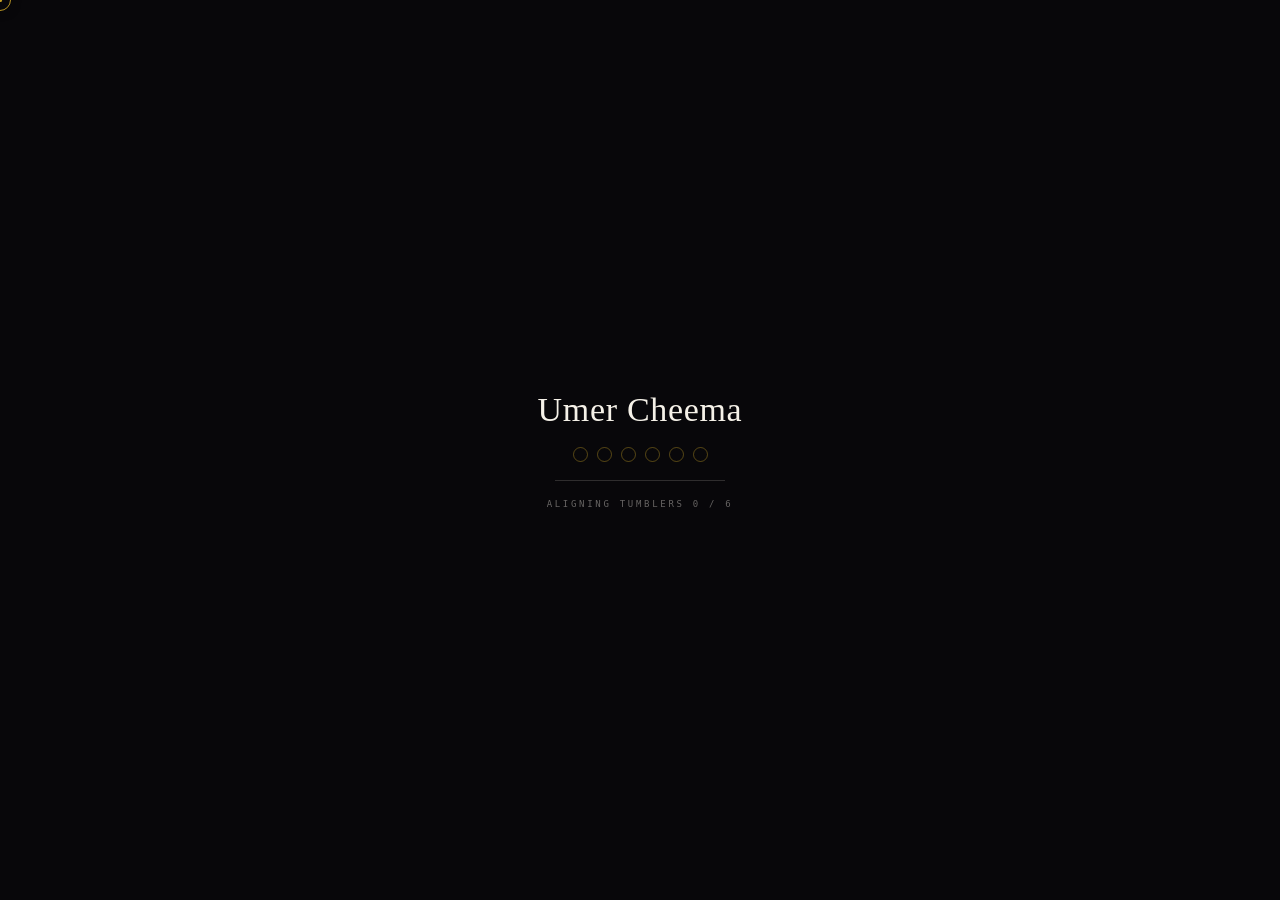
<file: vault/index.html>
<!DOCTYPE html>
<meta charset="utf-8">
<title>Umer Cheema</title>
<!-- The vault site was promoted to the domain root. Anything still pointing
     at /vault/ lands here and is forwarded rather than 404ing. -->
<link rel="canonical" href="https://umercheema.xyz/">
<meta http-equiv="refresh" content="0; url=/">
<body style="background:#08070a;color:#f5f1e8;font:14px/1.6 ui-monospace,monospace;padding:40px">
<p>The vault moved to <a href="/" style="color:#c9a227">umercheema.xyz</a>.</p>
</file>
